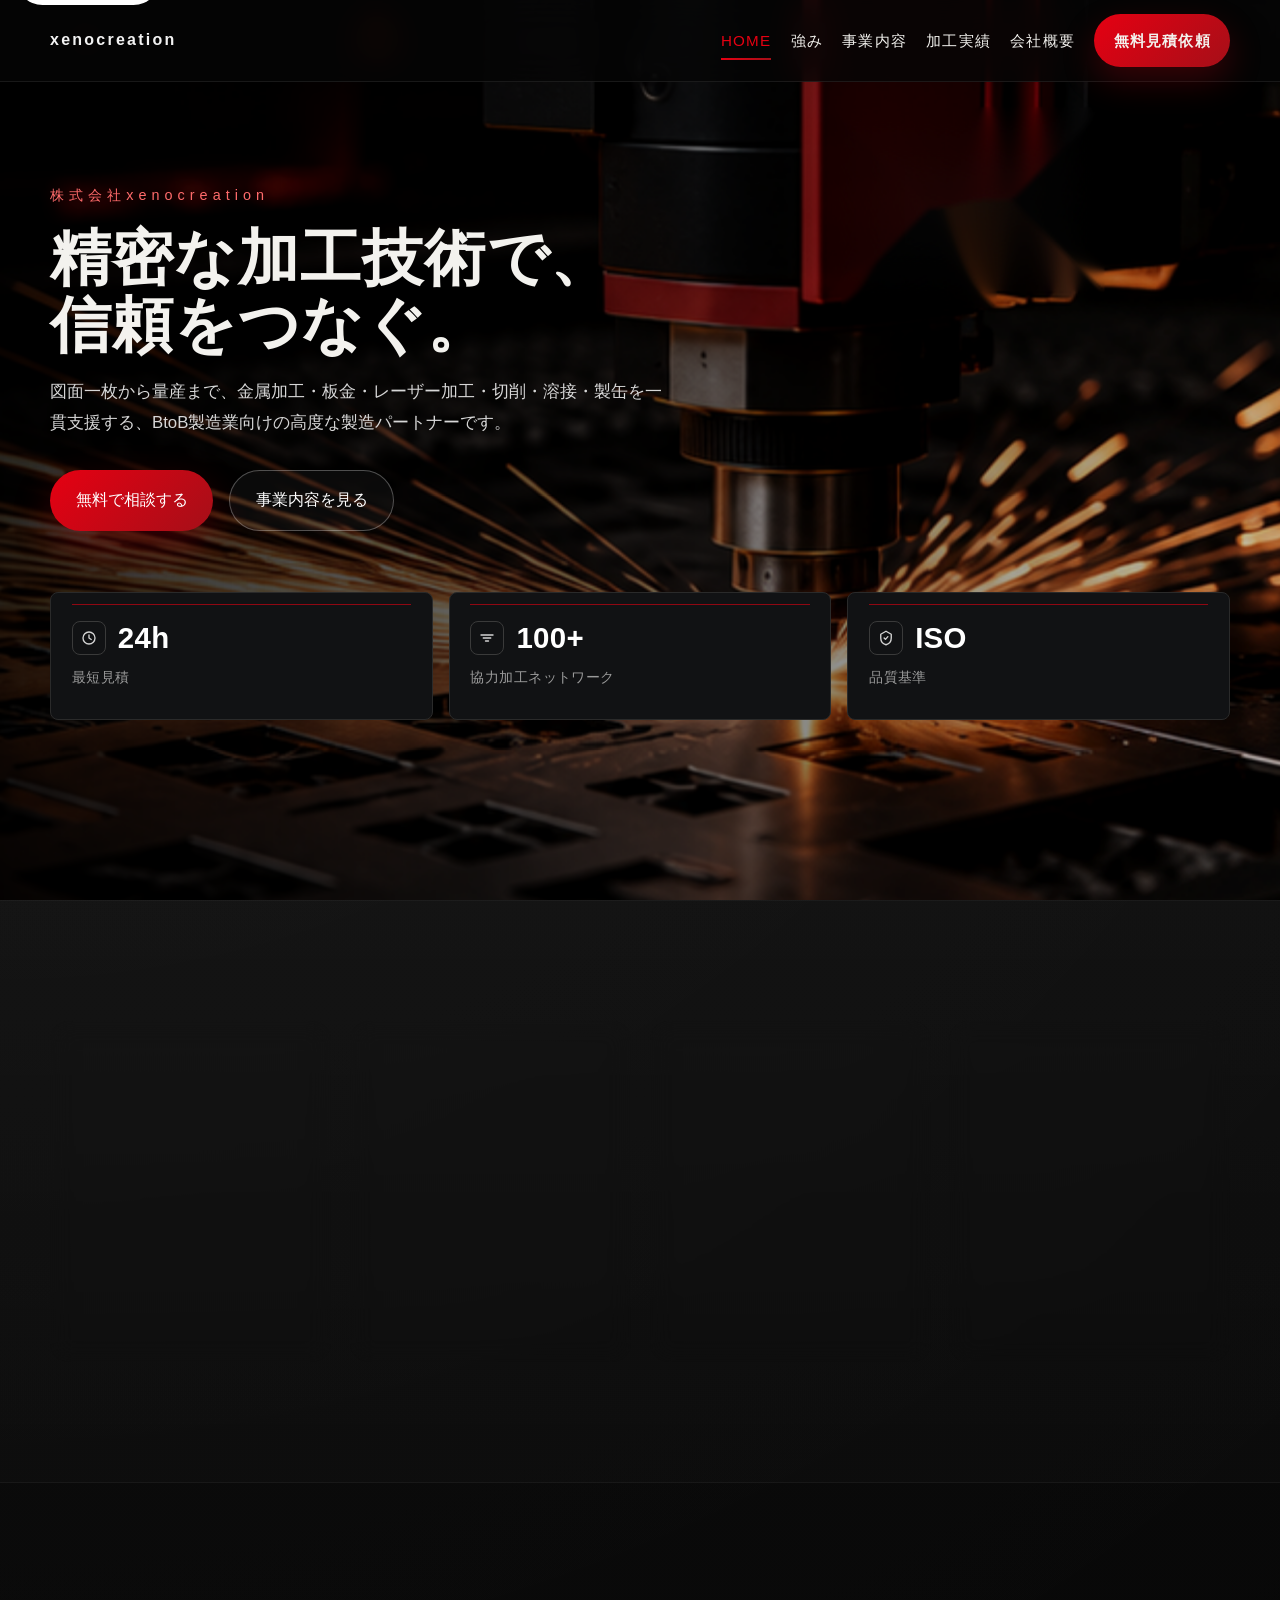
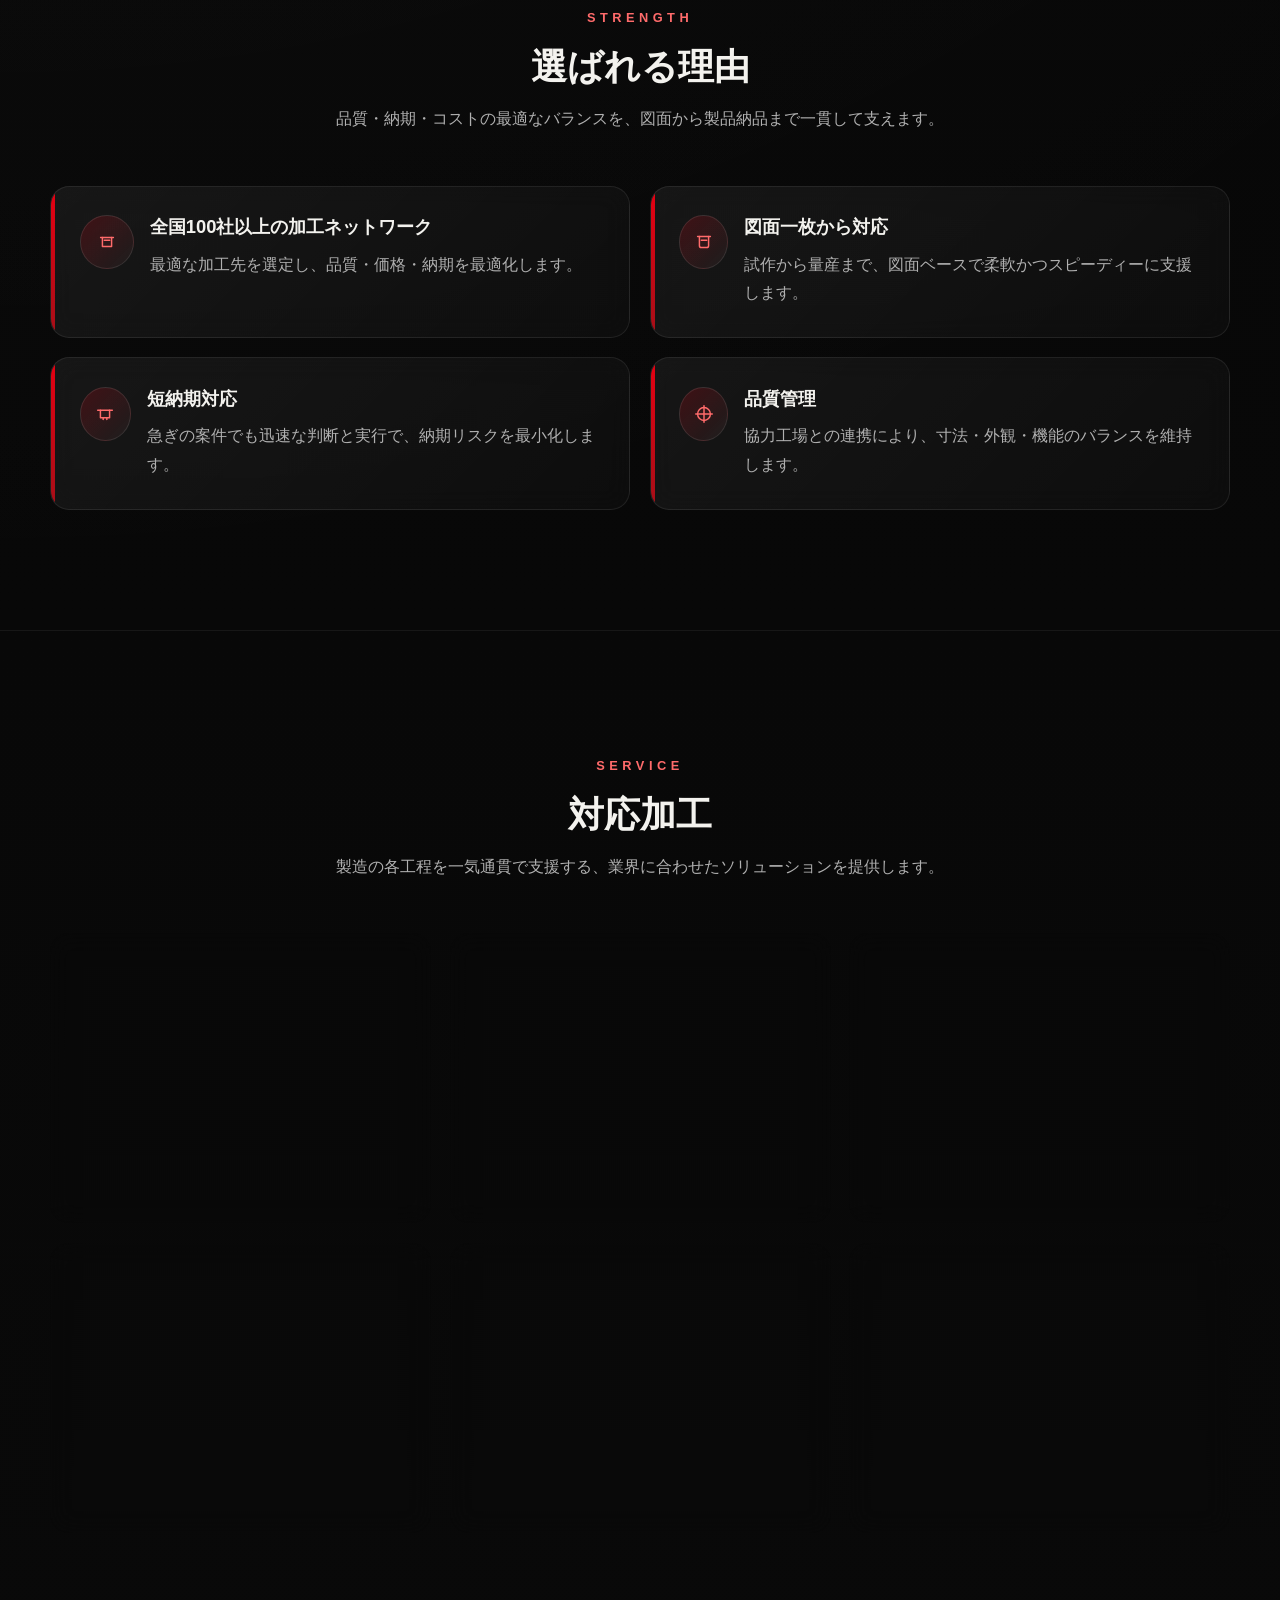
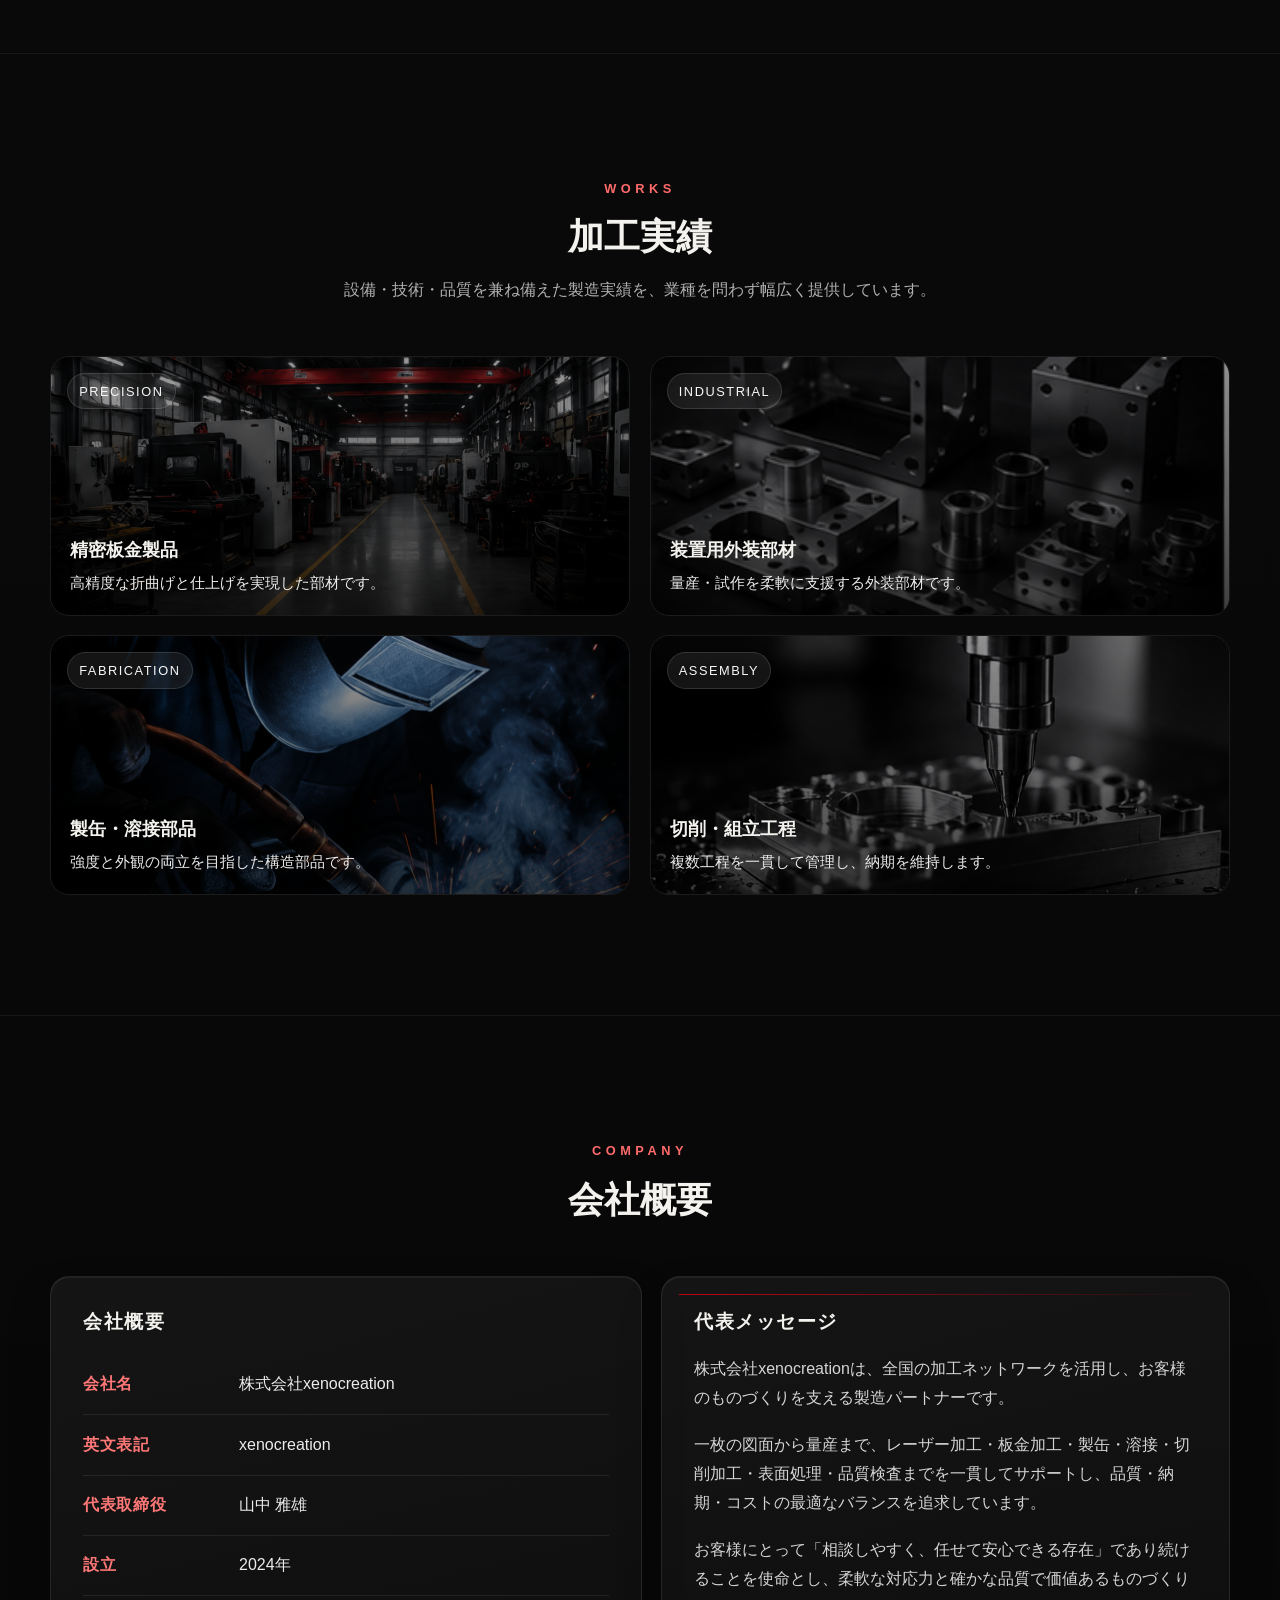
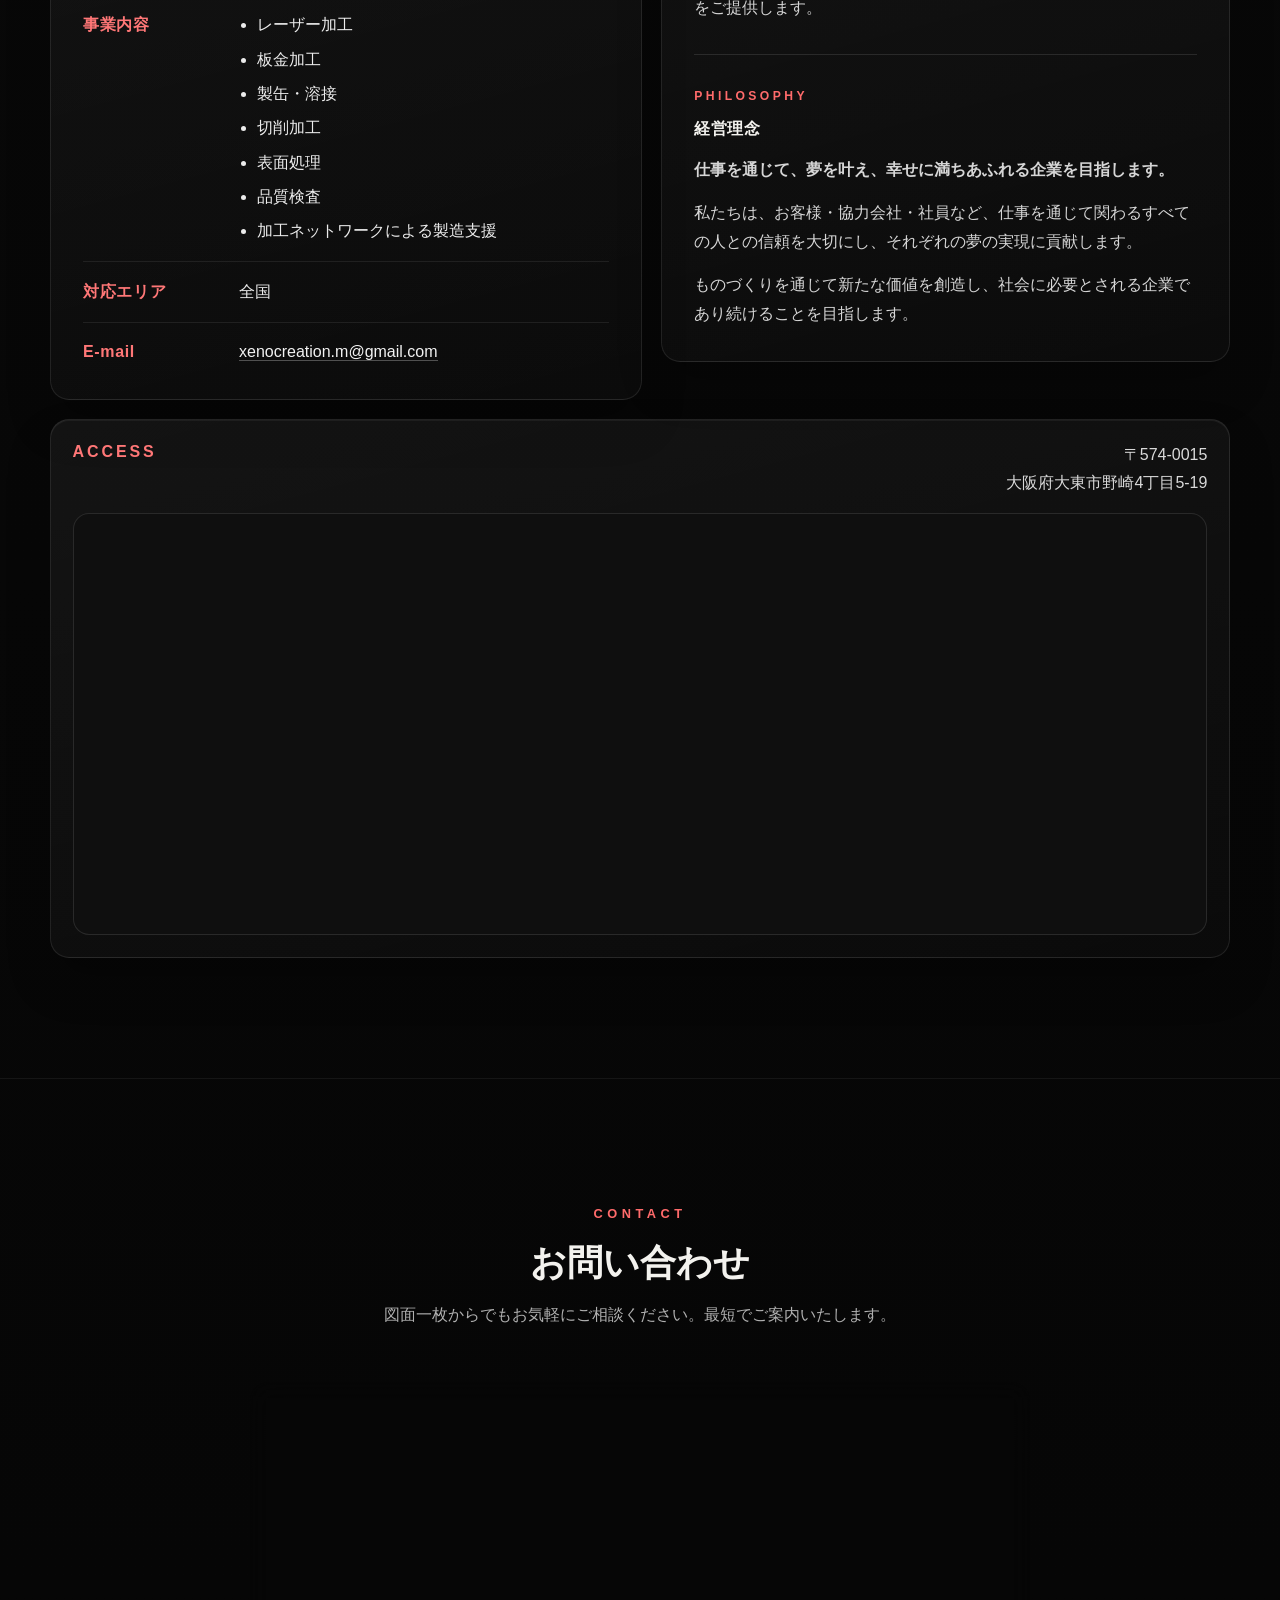
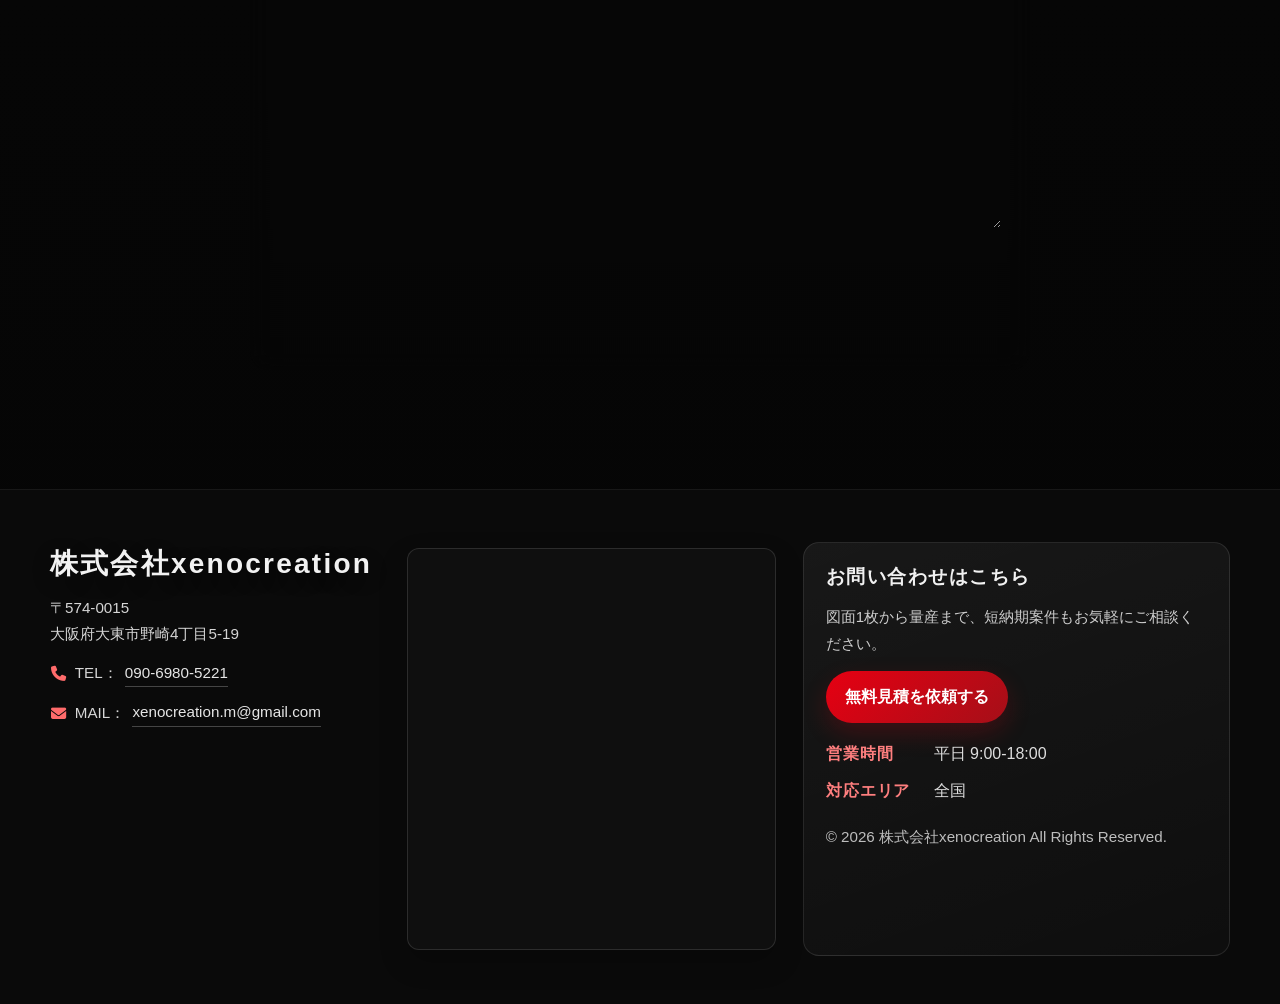
<file: index.html>
<!DOCTYPE html>
<html lang="ja">
<head>
    <meta charset="UTF-8">
    <meta name="viewport" content="width=device-width, initial-scale=1.0, viewport-fit=cover">
    <meta name="theme-color" content="#060606">
    <title>株式会社xenocreation | 金属加工・板金・レーザー加工</title>
    <meta name="description" content="株式会社xenocreationは金属加工・板金・レーザー加工を中心に、図面一枚から量産まで一貫して支援する製造パートナーです。">
    <meta name="keywords" content="株式会社xenocreation,金属加工,レーザー加工,板金加工,製缶,溶接,切削加工,表面処理,品質検査,大阪">
    <meta name="robots" content="index,follow,max-image-preview:large">
    <meta name="format-detection" content="telephone=no">
    <link rel="canonical" href="https://xenocreation.com/">
    <link rel="preload" as="image" href="images/hero.png" fetchpriority="high">
    <link rel="icon" href="images/logo.png" type="image/png" sizes="32x32">
    <link rel="icon" href="images/logo.png" type="image/png" sizes="192x192">
    <link rel="shortcut icon" href="images/logo.png" type="image/png">
    <link rel="apple-touch-icon" href="images/logo.png">
    <meta property="og:site_name" content="株式会社xenocreation">
    <meta property="og:locale" content="ja_JP">
    <meta property="og:title" content="株式会社xenocreation | 金属加工・板金・レーザー加工">
    <meta property="og:description" content="株式会社xenocreationはレーザー加工・板金加工・製缶・切削加工・表面処理まで、全国の加工ネットワークを活用して最適なものづくりを提供する製造パートナーです。">
    <meta property="og:type" content="website">
    <meta property="og:image" content="https://xenocreation.com/images/hero.png">
    <meta property="og:image:alt" content="株式会社xenocreationの金属加工サービス紹介ビジュアル">
    <meta property="og:url" content="https://xenocreation.com/">
    <meta name="twitter:card" content="summary_large_image">
    <meta name="twitter:title" content="株式会社xenocreation | 金属加工・板金・レーザー加工">
    <meta name="twitter:description" content="株式会社xenocreationはレーザー加工・板金加工・製缶・切削加工・表面処理まで、全国の加工ネットワークを活用して最適なものづくりを提供する製造パートナーです。">
    <meta name="twitter:image" content="https://xenocreation.com/images/hero.png">
        <script type="application/ld+json">
        {
            "@context": "https://schema.org",
            "@graph": [
                {
                    "@type": "WebSite",
                    "@id": "https://xenocreation.com/#website",
                    "name": "株式会社xenocreation",
                    "url": "https://xenocreation.com/",
                    "description": "大阪府大東市を拠点に、金属加工・板金加工・レーザー加工・製缶・溶接・切削加工・表面処理を提供する製造パートナーです。",
                    "inLanguage": "ja",
                    "publisher": {
                        "@id": "https://xenocreation.com/#organization"
                    }
                },
                {
                    "@type": ["LocalBusiness", "ProfessionalService"],
                    "@id": "https://xenocreation.com/#organization",
                    "name": "株式会社xenocreation",
                    "url": "https://xenocreation.com/",
                    "logo": "https://xenocreation.com/images/logo.png",
                    "image": "https://xenocreation.com/images/hero.png",
                    "telephone": "090-6980-5221",
                    "email": "xenocreation.m@gmail.com",
                    "foundingDate": "2024",
                    "address": {
                        "@type": "PostalAddress",
                        "streetAddress": "野崎4丁目5-19",
                        "addressLocality": "大東市",
                        "addressRegion": "大阪府",
                        "postalCode": "574-0015",
                        "addressCountry": "JP"
                    },
                    "areaServed": "日本",
                    "description": "株式会社xenocreationは、金属加工・板金加工・レーザー加工・製缶・溶接・切削加工・表面処理の製造支援を行っています。",
                    "knowsAbout": [
                        "金属加工",
                        "板金加工",
                        "レーザー加工",
                        "製缶",
                        "溶接",
                        "切削加工",
                        "表面処理",
                        "品質検査"
                    ],
                    "contactPoint": {
                        "@type": "ContactPoint",
                        "telephone": "090-6980-5221",
                        "email": "xenocreation.m@gmail.com",
                        "contactType": "customer service",
                        "areaServed": "JP",
                        "availableLanguage": ["ja"]
                    }
                }
            ]
        }
        </script>
    <link rel="stylesheet" href="https://cdnjs.cloudflare.com/ajax/libs/font-awesome/6.5.2/css/all.min.css" crossorigin="anonymous" referrerpolicy="no-referrer">
    <link rel="stylesheet" href="css/style.css?v=footer-premium-1">
    <link rel="stylesheet" href="css/responsive.css?v=footer-premium-1">
</head>
<body>
    <a href="#main-content" class="skip-link">本文へスキップ</a>
    <header class="header" role="banner">
        <div class="container">
            <a href="#top" class="logo logo-text" aria-label="トップへ戻る">xenocreation</a>
            <button class="hamburger" type="button" aria-label="メニューを開く" aria-controls="site-navigation" aria-expanded="false">
                <span></span>
                <span></span>
                <span></span>
            </button>
            <nav class="nav" id="site-navigation" aria-label="メインナビゲーション">
                <a href="#top">HOME</a>
                <a href="#strength">強み</a>
                <a href="#service">事業内容</a>
                <a href="#works">加工実績</a>
                <a href="#company">会社概要</a>
                <a href="#contact" class="btn-header">無料見積依頼</a>
            </nav>
        </div>
    </header>

    <main id="main-content">
        <section id="top" class="hero">
            <img class="hero-bg" src="images/hero.png" alt="" aria-hidden="true" width="1398" height="447" loading="eager" fetchpriority="high" decoding="async">
            <div class="hero-overlay"></div>
            <div class="container hero-content fade-up">
                <div class="hero-copy">
                    <span class="hero-sub">株式会社xenocreation</span>
                    <h1>精密な加工技術で、<br>信頼をつなぐ。</h1>
                    <p>図面一枚から量産まで、金属加工・板金・レーザー加工・切削・溶接・製缶を一貫支援する、BtoB製造業向けの高度な製造パートナーです。</p>
                    <div class="hero-button">
                        <a href="#contact" class="btn-red">無料で相談する</a>
                        <a href="#service" class="btn-line">事業内容を見る</a>
                    </div>
                </div>
                <div class="hero-metrics">
                    <div class="metric-card">
                        <div class="metric-head">
                            <span class="metric-icon" aria-hidden="true">
                                <svg viewBox="0 0 24 24"><circle cx="12" cy="12" r="8"/><path d="M12 8v4l3 2"/></svg>
                            </span>
                            <strong>24h</strong>
                        </div>
                        <span>最短見積</span>
                    </div>
                    <div class="metric-card">
                        <div class="metric-head">
                            <span class="metric-icon" aria-hidden="true">
                                <svg viewBox="0 0 24 24"><path d="M4 8h16"/><path d="M7 12h10"/><path d="M10 16h4"/></svg>
                            </span>
                            <strong>100+</strong>
                        </div>
                        <span>協力加工ネットワーク</span>
                    </div>
                    <div class="metric-card">
                        <div class="metric-head">
                            <span class="metric-icon" aria-hidden="true">
                                <svg viewBox="0 0 24 24"><path d="M12 3l7 4v5c0 4.2-2.8 7.8-7 9-4.2-1.2-7-4.8-7-9V7l7-4z"/><path d="M9.5 12l1.8 1.8 3.2-3.6"/></svg>
                            </span>
                            <strong>ISO</strong>
                        </div>
                        <span>品質基準</span>
                    </div>
                </div>
            </div>
        </section>

        <section class="feature">
            <div class="container feature-grid">
                <div class="feature-card fade-up">
                    <div class="feature-icon" aria-hidden="true">
                        <svg viewBox="0 0 24 24"><path d="M4 6h16v10H4z"/><path d="M7 16l3-3 2 2 5-6"/></svg>
                    </div>
                    <h3>最短当日見積</h3>
                    <p>図面確認後、即日で見積内容をご提案し、意思決定を加速します。</p>
                </div>
                <div class="feature-card fade-up">
                    <div class="feature-icon" aria-hidden="true">
                        <svg viewBox="0 0 24 24"><path d="M4 8h16"/><path d="M7 12h10"/><path d="M10 16h4"/></svg>
                    </div>
                    <h3>加工ネットワーク</h3>
                    <p>全国の協力企業との加工ネットワークを活用し、レーザー加工・板金加工・製缶・切削加工・表面処理など、多様な加工ニーズに迅速かつ柔軟に対応します。</p>
                </div>
                <div class="feature-card fade-up">
                    <div class="feature-icon" aria-hidden="true">
                        <svg viewBox="0 0 24 24"><path d="M12 3l7 4v5c0 4.2-2.8 7.8-7 9-4.2-1.2-7-4.8-7-9V7l7-4z"/><path d="M9.5 12l1.8 1.8 3.2-3.6"/></svg>
                    </div>
                    <h3>品質保証</h3>
                    <p>厳格な品質管理体制で、製品の寸法・仕上げ・信頼性を徹底支援します。</p>
                </div>
                <div class="feature-card fade-up">
                    <div class="feature-icon" aria-hidden="true">
                        <svg viewBox="0 0 24 24"><path d="M5 7h14"/><path d="M7 7v10h10V7"/><path d="M9 11h6"/></svg>
                    </div>
                    <h3>ワンストップ</h3>
                    <p>板金・切削・溶接・塗装・組立まで一貫で対応し、調達の手間を減らします。</p>
                </div>
            </div>
        </section>

        <section id="strength" class="strength">
            <div class="container">
                <div class="section-title fade-up">
                    <span>STRENGTH</span>
                    <h2>選ばれる理由</h2>
                    <p>品質・納期・コストの最適なバランスを、図面から製品納品まで一貫して支えます。</p>
                </div>
                <div class="strength-grid">
                    <div class="strength-card fade-left">
                        <div class="strength-icon" aria-hidden="true">
                            <svg viewBox="0 0 24 24"><path d="M5 7h14"/><path d="M7 7v10h10V7"/><path d="M9 10h6"/></svg>
                        </div>
                        <div>
                            <h3>全国100社以上の加工ネットワーク</h3>
                            <p>最適な加工先を選定し、品質・価格・納期を最適化します。</p>
                        </div>
                    </div>
                    <div class="strength-card fade-right">
                        <div class="strength-icon" aria-hidden="true">
                            <svg viewBox="0 0 24 24"><path d="M5 6h14"/><path d="M7 6v10a2 2 0 0 0 2 2h6a2 2 0 0 0 2-2V6"/><path d="M9 10h6"/></svg>
                        </div>
                        <div>
                            <h3>図面一枚から対応</h3>
                            <p>試作から量産まで、図面ベースで柔軟かつスピーディーに支援します。</p>
                        </div>
                    </div>
                    <div class="strength-card fade-left">
                        <div class="strength-icon" aria-hidden="true">
                            <svg viewBox="0 0 24 24"><path d="M4 8h16"/><path d="M7 8v8h10V8"/><path d="M10 16v2"/><path d="M14 16v2"/></svg>
                        </div>
                        <div>
                            <h3>短納期対応</h3>
                            <p>急ぎの案件でも迅速な判断と実行で、納期リスクを最小化します。</p>
                        </div>
                    </div>
                    <div class="strength-card fade-right">
                        <div class="strength-icon" aria-hidden="true">
                            <svg viewBox="0 0 24 24"><path d="M12 3v18"/><path d="M3 12h18"/><circle cx="12" cy="12" r="7"/></svg>
                        </div>
                        <div>
                            <h3>品質管理</h3>
                            <p>協力工場との連携により、寸法・外観・機能のバランスを維持します。</p>
                        </div>
                    </div>
                </div>
            </div>
        </section>

        <section id="service" class="service">
            <div class="container">
                <div class="section-title fade-up">
                    <span>SERVICE</span>
                    <h2>対応加工</h2>
                    <p>製造の各工程を一気通貫で支援する、業界に合わせたソリューションを提供します。</p>
                </div>
                <div class="service-grid">
                    <div class="service-card fade-up">
                        <img src="images/laser.png" alt="レーザー加工の現場" width="1281" height="520" loading="lazy" decoding="async">
                        <div class="service-card-body">
                            <div class="service-icon" aria-hidden="true">
                                <svg viewBox="0 0 24 24"><path d="M6 6h12v12H6z"/><path d="M9 15l2-2 1 1 3-4"/></svg>
                            </div>
                            <div>
                                <h3>レーザー加工</h3>
                                <p>高精度な切断・加工を実現します。</p>
                            </div>
                        </div>
                    </div>
                    <div class="service-card fade-up">
                        <img src="images/sheetmetal.png" alt="板金加工の現場" width="1281" height="520" loading="lazy" decoding="async">
                        <div class="service-card-body">
                            <div class="service-icon" aria-hidden="true">
                                <svg viewBox="0 0 24 24"><path d="M5 6h14"/><path d="M7 6v10h10V6"/></svg>
                            </div>
                            <div>
                                <h3>板金加工</h3>
                                <p>曲げ・切断・組立まで一貫対応。</p>
                            </div>
                        </div>
                    </div>
                    <div class="service-card fade-up">
                        <img src="images/welding.png" alt="製缶・溶接の現場" width="1281" height="520" loading="lazy" decoding="async">
                        <div class="service-card-body">
                            <div class="service-icon" aria-hidden="true">
                                <svg viewBox="0 0 24 24"><path d="M6 7h12"/><path d="M8 7v10h8V7"/></svg>
                            </div>
                            <div>
                                <h3>製缶・溶接</h3>
                                <p>構造部材から完成品までを担います。</p>
                            </div>
                        </div>
                    </div>
                    <div class="service-card fade-up">
                        <img src="images/machining.png" alt="切削加工の現場" width="1281" height="520" loading="lazy" decoding="async">
                        <div class="service-card-body">
                            <div class="service-icon" aria-hidden="true">
                                <svg viewBox="0 0 24 24"><path d="M5 7h14"/><path d="M7 7l2 10h6l2-10"/></svg>
                            </div>
                            <div>
                                <h3>切削加工</h3>
                                <p>精密部品の量産・試作を支援します。</p>
                            </div>
                        </div>
                    </div>
                    <div class="service-card fade-up">
                        <img src="images/surface.png" alt="表面処理の現場" width="1281" height="520" loading="lazy" decoding="async">
                        <div class="service-card-body">
                            <div class="service-icon" aria-hidden="true">
                                <svg viewBox="0 0 24 24"><path d="M5 8h14"/><path d="M7 8v8h10V8"/></svg>
                            </div>
                            <div>
                                <h3>表面処理</h3>
                                <p>仕上げ品質を高める処理を提供します。</p>
                            </div>
                        </div>
                    </div>
                    <div class="service-card fade-up">
                        <img src="images/inspection.png" alt="品質検査の現場" width="1281" height="520" loading="lazy" decoding="async">
                        <div class="service-card-body">
                            <div class="service-icon" aria-hidden="true">
                                <svg viewBox="0 0 24 24"><path d="M8 5h8"/><path d="M6 9h12"/><path d="M8 9v8h8v-8"/></svg>
                            </div>
                            <div>
                                <h3>品質検査</h3>
                                <p>最終検査まで一貫して対応します。</p>
                            </div>
                        </div>
                    </div>
                </div>
            </div>
        </section>

        <section id="works" class="works">
            <div class="container">
                <div class="section-title fade-up">
                    <span>WORKS</span>
                    <h2>加工実績</h2>
                    <p>設備・技術・品質を兼ね備えた製造実績を、業種を問わず幅広く提供しています。</p>
                </div>
                <div class="works-grid">
                    <div class="work-item fade-up">
                        <img src="images/factory.png" alt="工場の生産設備" width="800" height="560" loading="lazy" decoding="async">
                        <div class="work-badge">Precision</div>
                        <div class="work-item-content">
                            <h3>精密板金製品</h3>
                            <p>高精度な折曲げと仕上げを実現した部材です。</p>
                        </div>
                    </div>
                    <div class="work-item fade-up">
                        <img src="images/products.png" alt="製品組立のイメージ" width="800" height="560" loading="lazy" decoding="async">
                        <div class="work-badge">Industrial</div>
                        <div class="work-item-content">
                            <h3>装置用外装部材</h3>
                            <p>量産・試作を柔軟に支援する外装部材です。</p>
                        </div>
                    </div>
                    <div class="work-item fade-up">
                        <img src="images/welding.png" alt="溶接部品の製造現場" width="800" height="560" loading="lazy" decoding="async">
                        <div class="work-badge">Fabrication</div>
                        <div class="work-item-content">
                            <h3>製缶・溶接部品</h3>
                            <p>強度と外観の両立を目指した構造部品です。</p>
                        </div>
                    </div>
                    <div class="work-item fade-up">
                        <img src="images/machining.png" alt="切削加工の製品イメージ" width="800" height="560" loading="lazy" decoding="async">
                        <div class="work-badge">Assembly</div>
                        <div class="work-item-content">
                            <h3>切削・組立工程</h3>
                            <p>複数工程を一貫して管理し、納期を維持します。</p>
                        </div>
                    </div>
                </div>
            </div>
        </section>

        <section id="company" class="company">
            <div class="container">
                <div class="section-title fade-up">
                    <span>COMPANY</span>
                    <h2>会社概要</h2>
                </div>
                <div class="company-layout">
                    <article class="company-panel fade-left" aria-label="会社情報">
                        <h3>会社概要</h3>
                        <dl class="company-list">
                            <div class="company-row">
                                <dt>会社名</dt>
                                <dd>株式会社xenocreation</dd>
                            </div>
                            <div class="company-row">
                                <dt>英文表記</dt>
                                <dd>xenocreation</dd>
                            </div>
                            <div class="company-row">
                                <dt>代表取締役</dt>
                                <dd>山中 雅雄</dd>
                            </div>
                            <div class="company-row">
                                <dt>設立</dt>
                                <dd>2024年</dd>
                            </div>
                            <div class="company-row company-row-services">
                                <dt>事業内容</dt>
                                <dd>
                                    <ul>
                                        <li>レーザー加工</li>
                                        <li>板金加工</li>
                                        <li>製缶・溶接</li>
                                        <li>切削加工</li>
                                        <li>表面処理</li>
                                        <li>品質検査</li>
                                        <li>加工ネットワークによる製造支援</li>
                                    </ul>
                                </dd>
                            </div>
                            <div class="company-row">
                                <dt>対応エリア</dt>
                                <dd>全国</dd>
                            </div>
                            <div class="company-row">
                                <dt>E-mail</dt>
                                <dd><a href="mailto:xenocreation.m@gmail.com">xenocreation.m@gmail.com</a></dd>
                            </div>
                        </dl>
                    </article>
                    <article class="company-message fade-right" aria-label="代表メッセージ">
                        <h3>代表メッセージ</h3>
                        <p>株式会社xenocreationは、全国の加工ネットワークを活用し、お客様のものづくりを支える製造パートナーです。</p>
                        <p>一枚の図面から量産まで、レーザー加工・板金加工・製缶・溶接・切削加工・表面処理・品質検査までを一貫してサポートし、品質・納期・コストの最適なバランスを追求しています。</p>
                        <p>お客様にとって「相談しやすく、任せて安心できる存在」であり続けることを使命とし、柔軟な対応力と確かな品質で価値あるものづくりをご提供します。</p>

                        <div class="philosophy-block" aria-label="経営理念">
                            <span class="philosophy-label">PHILOSOPHY</span>
                            <h4>経営理念</h4>
                            <p class="philosophy-lead">仕事を通じて、夢を叶え、幸せに満ちあふれる企業を目指します。</p>
                            <p>私たちは、お客様・協力会社・社員など、仕事を通じて関わるすべての人との信頼を大切にし、それぞれの夢の実現に貢献します。</p>
                            <p>ものづくりを通じて新たな価値を創造し、社会に必要とされる企業であり続けることを目指します。</p>
                        </div>
                    </article>
                </div>
                <div class="company-map fade-up" aria-label="所在地マップ">
                    <div class="company-map-head">
                        <h3>ACCESS</h3>
                        <p>〒574-0015<br>大阪府大東市野崎4丁目5-19</p>
                    </div>
                    <div class="company-map-frame">
                        <iframe
                            title="株式会社xenocreation 所在地マップ"
                            src="https://www.google.com/maps?q=%E3%80%92574-0015%20%E5%A4%A7%E9%98%AA%E5%BA%9C%E5%A4%A7%E6%9D%B1%E5%B8%82%E9%87%8E%E5%B4%8E4%E4%B8%81%E7%9B%AE5-19&output=embed"
                            loading="lazy"
                            referrerpolicy="no-referrer-when-downgrade"
                            allowfullscreen>
                        </iframe>
                    </div>
                </div>
            </div>
        </section>

        <section id="contact" class="contact">
            <div class="container">
                <div class="section-title fade-up">
                    <span>CONTACT</span>
                    <h2>お問い合わせ</h2>
                    <p>図面一枚からでもお気軽にご相談ください。最短でご案内いたします。</p>
                </div>
                <form class="contact-form fade-up" id="contactForm" action="https://formspree.io/f/mdargzdk" method="POST" data-formspree-endpoint="https://formspree.io/f/mdargzdk" novalidate autocomplete="on">
                    <div class="contact-grid">
                        <label class="input-field">
                            <span>会社名</span>
                            <input type="text" name="company" placeholder="例：株式会社〇〇" autocomplete="organization">
                        </label>
                        <label class="input-field">
                            <span>お名前</span>
                            <input type="text" name="name" placeholder="例：山田 太郎" required aria-required="true" autocomplete="name">
                        </label>
                        <label class="input-field">
                            <span>メールアドレス</span>
                            <input type="email" name="email" placeholder="例：info@company.com" required aria-required="true" autocomplete="email">
                        </label>
                        <label class="input-field">
                            <span>電話番号</span>
                            <input type="tel" name="phone" placeholder="例：03-0000-0000" autocomplete="tel">
                        </label>
                    </div>
                    <label class="input-field textarea-field">
                        <span>お問い合わせ内容</span>
                        <textarea name="message" placeholder="ご要望・納期・部材内容などをご記入ください" required aria-required="true"></textarea>
                    </label>
                    <div class="form-status" role="status" aria-live="polite"></div>
                    <button type="submit">お問い合わせする</button>
                </form>
            </div>
        </section>
    </main>

    <footer>
        <div class="container footer-grid">
            <div class="footer-left">
                <div class="footer-company-block">
                    <strong class="footer-brand">株式会社xenocreation</strong>
                    <p class="footer-address">〒574-0015<br>大阪府大東市野崎4丁目5-19</p>
                    <p class="footer-contact-row">
                        <i class="fa-solid fa-phone" aria-hidden="true"></i>
                        <span>TEL：</span>
                        <a href="tel:09069805221">090-6980-5221</a>
                    </p>
                    <p class="footer-contact-row">
                        <i class="fa-solid fa-envelope" aria-hidden="true"></i>
                        <span>MAIL：</span>
                        <a href="mailto:xenocreation.m@gmail.com">xenocreation.m@gmail.com</a>
                    </p>
                </div>
                <div class="footer-map" aria-label="株式会社xenocreation 所在地マップ">
                    <iframe
                        title="株式会社xenocreation 所在地マップ"
                        src="https://www.google.com/maps?q=%E3%80%92574-0015%20%E5%A4%A7%E9%98%AA%E5%BA%9C%E5%A4%A7%E6%9D%B1%E5%B8%82%E9%87%8E%E5%B4%8E4%E4%B8%81%E7%9B%AE5-19&output=embed"
                        loading="lazy"
                        referrerpolicy="no-referrer-when-downgrade"
                        allowfullscreen>
                    </iframe>
                </div>
            </div>
            <div class="footer-right" aria-label="お問い合わせ・営業情報">
                <h3 class="footer-heading">お問い合わせはこちら</h3>
                <p class="footer-cta-text">図面1枚から量産まで、短納期案件もお気軽にご相談ください。</p>
                <a class="footer-cta" href="#contact">無料見積を依頼する</a>
                <dl class="footer-meta-list">
                    <div class="footer-meta-row">
                        <dt>営業時間</dt>
                        <dd>平日 9:00-18:00</dd>
                    </div>
                    <div class="footer-meta-row">
                        <dt>対応エリア</dt>
                        <dd>全国</dd>
                    </div>
                </dl>
                <p class="footer-copy">© 2026 株式会社xenocreation All Rights Reserved.</p>
            </div>
        </div>
    </footer>

    <a href="#top" id="pageTop" class="page-top" aria-label="ページトップへ戻る">↑</a>
    <script src="js/script.js" defer></script>
</body>
</html>
</file>
<file: css/style.css>
:root {
    --bg: #050505;
    --surface: rgba(255,255,255,0.05);
    --surface-strong: rgba(255,255,255,0.08);
    --text: #f3f2ee;
    --muted: #b0b0b0;
    --accent: #a50f18;
    --accent-strong: #e60012;
    --border: rgba(255,255,255,0.12);
    --radius-card: 1.2rem;
    --ease-standard: cubic-bezier(0.22, 1, 0.36, 1);
}

* {
    margin: 0;
    padding: 0;
    box-sizing: border-box;
}

html {
    scroll-behavior: smooth;
    overflow-x: clip;
}

body {
    background: radial-gradient(circle at top left, rgba(255,255,255,0.04), transparent 30%), linear-gradient(180deg, #060606 0%, #090909 45%, #050505 100%);
    color: var(--text);
    font-family: "Noto Sans JP", "Yu Gothic", "Meiryo", sans-serif;
    line-height: 1.8;
    text-rendering: optimizeLegibility;
    -webkit-font-smoothing: antialiased;
    overflow-x: hidden;
}

body.menu-open {
    overflow: hidden;
}

.skip-link {
    position: absolute;
    left: 1rem;
    top: -3rem;
    z-index: 2000;
    padding: 0.75rem 1rem;
    background: #fff;
    color: #111;
    border-radius: 999px;
    transition: top 0.2s ease;
}

.skip-link:focus {
    top: 1rem;
}

img {
    max-width: 100%;
    display: block;
}

a {
    text-decoration: none;
    color: inherit;
}

button,
input,
textarea {
    font: inherit;
}

a:hover,
a:focus-visible,
button:focus-visible,
input:focus-visible,
textarea:focus-visible {
    outline: none;
}

*:focus-visible {
    outline: 2px solid rgba(230, 0, 18, 0.7);
    outline-offset: 3px;
}

::selection {
    background: rgba(230, 0, 18, 0.45);
    color: white;
}

.container {
    width: min(1180px, calc(100% - 2rem));
    margin: 0 auto;
}

section {
    padding: 120px 0;
    scroll-margin-top: 100px;
}

h1,
h2,
h3,
h4 {
    line-height: 1.35;
    text-wrap: balance;
}

section + section {
    border-top: 1px solid rgba(255,255,255,0.06);
}

main {
    overflow-x: clip;
}

.header {
    position: fixed;
    top: 0;
    left: 0;
    width: 100%;
    height: 82px;
    background: rgba(6, 6, 6, 0.76);
    backdrop-filter: blur(18px);
    border-bottom: 1px solid rgba(255,255,255,0.08);
    z-index: 1000;
    transition: 0.3s ease;
    transform: translateY(-16px);
    opacity: 0;
    animation: headerSlideIn 0.8s ease-out 0.15s forwards;
}

.header.scrolled {
    background: rgba(13, 13, 13, 0.95);
    box-shadow: 0 18px 40px rgba(0, 0, 0, 0.3);
}

.header .container {
    height: 100%;
    display: flex;
    justify-content: space-between;
    align-items: center;
}

.logo img {
    height: 44px;
}

.logo-text {
    display: inline-flex;
    align-items: center;
    height: 44px;
    font-size: 1rem;
    letter-spacing: 0.14em;
    text-transform: none;
    font-weight: 700;
    color: #f2f2f2;
}

.nav {
    display: flex;
    align-items: center;
    gap: 1.2rem;
}

.nav a {
    color: var(--text);
    font-size: 0.95rem;
    letter-spacing: 0.08em;
    transition: 0.3s;
    position: relative;
}

.nav a::after {
    content: "";
    position: absolute;
    left: 0;
    bottom: -6px;
    width: 0;
    height: 2px;
    background: linear-gradient(90deg, var(--accent-strong), var(--accent));
    transition: 0.3s;
}

.nav a:hover,
.nav a.active {
    color: var(--accent-strong);
}

.nav a:hover::after,
.nav a.active::after {
    width: 100%;
}

.btn-header {
    display: inline-flex;
    align-items: center;
    justify-content: center;
    padding: 0.8rem 1.2rem;
    border-radius: 999px;
    background: linear-gradient(135deg, var(--accent-strong), var(--accent));
    color: white;
    font-weight: 700;
    box-shadow: 0 14px 34px rgba(230, 0, 18, 0.22);
}

.btn-header:hover {
    transform: translateY(-2px);
}

.hamburger {
    display: none;
    background: none;
    border: none;
    padding: 0.4rem;
    cursor: pointer;
}

.hamburger span {
    display: block;
    width: 24px;
    height: 2px;
    background: white;
    margin: 5px 0;
    transition: 0.3s;
}

.hero {
    position: relative;
    min-height: 100svh;
    display: flex;
    align-items: center;
    padding-top: 120px;
    padding-bottom: 90px;
    background: transparent;
    overflow: hidden;
    isolation: isolate;
}

.hero-bg {
    position: absolute;
    inset: 0;
    width: 100%;
    height: 100%;
    object-fit: cover;
    object-position: center;
    z-index: 0;
    transform: scale(1.03);
    animation: heroZoom 8s ease-in-out infinite alternate;
    will-change: transform;
}

.hero-overlay {
    position: absolute;
    inset: 0;
    background: linear-gradient(90deg, rgba(0, 0, 0, 0.84) 0%, rgba(0, 0, 0, 0.58) 42%, rgba(0, 0, 0, 0.22) 100%);
    z-index: 1;
}

.hero-content {
    position: relative;
    z-index: 2;
    display: grid;
    grid-template-columns: minmax(0, 1.15fr) minmax(280px, 0.45fr);
    gap: 2rem;
    align-items: end;
    width: min(1180px, calc(100% - 2rem));
    margin: 0 auto;
    padding: 2.2rem 0 4rem;
}

.hero-copy {
    max-width: 680px;
}

.hero-sub,
.hero h1,
.hero p,
.hero-button {
    opacity: 0;
    transform: translateY(18px);
    animation-fill-mode: forwards;
}

.hero-sub {
    display: inline-block;
    color: #ff6b6b;
    font-size: 0.9rem;
    letter-spacing: 0.35em;
    text-transform: none;
    margin-bottom: 1rem;
    animation: heroFadeUp 0.8s ease-out 0.3s forwards;
}

.hero h1 {
    font-size: clamp(2.4rem, 4.8vw, 4.5rem);
    line-height: 1.08;
    margin: 0 0 1.2rem;
    letter-spacing: 0.02em;
    font-weight: 700;
    animation: heroFadeUp 0.9s ease-out 0.55s forwards;
}

.hero p {
    font-size: 1.05rem;
    color: #d7d7d7;
    max-width: 620px;
    margin: 0 0 2rem;
    animation: heroFadeUp 0.9s ease-out 0.8s forwards;
}

.hero-button {
    display: flex;
    flex-wrap: wrap;
    justify-content: flex-start;
    gap: 1rem;
    animation: heroFadeUp 0.9s ease-out 1.05s forwards;
}

.btn-red,
.btn-line {
    display: inline-flex;
    align-items: center;
    justify-content: center;
    padding: 0.95rem 1.6rem;
    border-radius: 999px;
    transition: 0.3s var(--ease-standard);
}

.btn-red {
    background: linear-gradient(135deg, var(--accent-strong), var(--accent));
    color: white;
    box-shadow: 0 16px 40px rgba(230, 0, 18, 0.24);
    transition: transform 0.25s ease, box-shadow 0.25s ease, filter 0.25s ease;
}

.btn-red:hover,
.btn-line:hover {
    transform: translateY(-4px);
    filter: brightness(1.08);
}

.btn-line {
    border: 1px solid rgba(255,255,255,0.28);
    color: white;
    background: rgba(255,255,255,0.04);
    backdrop-filter: blur(8px);
    transition: transform 0.25s ease, background 0.25s ease, color 0.25s ease;
}

.btn-line:hover {
    background: white;
    color: #111;
}

.hero-metrics {
    display: grid;
    grid-template-columns: repeat(3, minmax(0, 1fr));
    gap: 1rem;
    margin-top: 1.8rem;
    grid-column: 1 / -1;
}

.metric-card {
    position: relative;
    padding: 1.25rem 1.3rem 1.15rem;
    border: 1px solid #2a2a2a;
    border-radius: 8px;
    background: #111214;
    min-height: 128px;
    transition: transform 0.25s ease, border-color 0.25s ease, box-shadow 0.25s ease;
}

.metric-card::before {
    content: "";
    position: absolute;
    left: 1.3rem;
    right: 1.3rem;
    top: 0.7rem;
    height: 1px;
    background: rgba(230, 0, 18, 0.85);
    opacity: 0.7;
}

.metric-card:hover {
    transform: translateY(-3px);
    border-color: #4a4a4a;
    box-shadow: 0 10px 24px rgba(0, 0, 0, 0.36), 0 0 0 1px rgba(230, 0, 18, 0.24);
}

.metric-head {
    display: flex;
    align-items: center;
    gap: 0.75rem;
    margin-top: 0.5rem;
    margin-bottom: 0.5rem;
}

.metric-icon {
    width: 34px;
    height: 34px;
    display: inline-flex;
    align-items: center;
    justify-content: center;
    border: 1px solid #3a3a3a;
    border-radius: 8px;
}

.metric-icon svg {
    width: 18px;
    height: 18px;
    fill: none;
    stroke: #d4d4d4;
    stroke-width: 1.8;
    stroke-linecap: round;
    stroke-linejoin: round;
}

.metric-card strong {
    display: block;
    font-size: clamp(1.5rem, 2.3vw, 2rem);
    line-height: 1.1;
    letter-spacing: 0.01em;
    color: #ffffff;
    font-weight: 800;
}

.metric-card span {
    color: #9a9a9a;
    font-size: 0.9rem;
    letter-spacing: 0.03em;
}

.section-title {
    text-align: center;
    margin-bottom: 3.2rem;
}

.section-title span {
    color: #ff6b6b;
    letter-spacing: 0.35em;
    font-weight: 700;
    font-size: 0.8rem;
}

.section-title h2 {
    font-size: clamp(1.8rem, 2.8vw, 2.5rem);
    margin: 0.7rem 0 0.8rem;
}

.section-title p {
    max-width: 740px;
    margin: 0 auto;
    color: var(--muted);
    line-height: 1.9;
}

.feature {
    background: linear-gradient(180deg, rgba(255,255,255,0.03), rgba(255,255,255,0.01));
}

.feature-grid {
    display: grid;
    grid-template-columns: repeat(4, 1fr);
    gap: 1.2rem;
}

.feature-card {
    padding: 1.85rem;
    background: linear-gradient(180deg, rgba(255,255,255,0.06), rgba(255,255,255,0.028));
    border: 1px solid rgba(255,255,255,0.08);
    border-radius: var(--radius-card);
    box-shadow: inset 0 1px 0 rgba(255,255,255,0.05);
    backdrop-filter: blur(12px);
    transition: 0.35s var(--ease-standard);
}

.feature-card:hover {
    transform: translateY(-8px);
    border-color: rgba(230, 0, 18, 0.45);
    box-shadow: 0 18px 36px rgba(0, 0, 0, 0.25);
}

.feature-icon,
.strength-icon,
.service-icon {
    width: 54px;
    height: 54px;
    display: inline-flex;
    align-items: center;
    justify-content: center;
    border-radius: 50%;
    background: linear-gradient(135deg, rgba(230,0,18,0.2), rgba(255,255,255,0.04));
    border: 1px solid rgba(255,255,255,0.1);
    margin-bottom: 1rem;
}

.feature-icon svg,
.strength-icon svg,
.service-icon svg {
    width: 22px;
    height: 22px;
    fill: none;
    stroke: #ff6b6b;
    stroke-width: 1.6;
    stroke-linecap: round;
    stroke-linejoin: round;
}

.feature-card h3 {
    font-size: 1.15rem;
    margin: 0 0 0.75rem;
}

.feature-card p {
    margin: 0;
    color: var(--muted);
}

.strength-grid {
    display: grid;
    grid-template-columns: repeat(2, 1fr);
    gap: 1.2rem;
}

.strength-card {
    display: flex;
    gap: 1rem;
    padding: 1.8rem;
    border-radius: var(--radius-card);
    background: linear-gradient(135deg, rgba(255,255,255,0.06), rgba(255,255,255,0.025));
    border: 1px solid rgba(255,255,255,0.08);
    position: relative;
    overflow: hidden;
    transition: 0.35s var(--ease-standard);
    backdrop-filter: blur(12px);
}

.strength-card::before {
    content: "";
    position: absolute;
    inset: 0 auto 0 0;
    width: 4px;
    background: linear-gradient(180deg, var(--accent-strong), var(--accent));
}

.strength-card:hover {
    transform: translateY(-7px);
    border-color: rgba(230, 0, 18, 0.45);
    box-shadow: 0 20px 40px rgba(0, 0, 0, 0.25);
}

.strength-card h3 {
    margin: 0 0 0.65rem;
    font-size: 1.15rem;
}

.strength-card p {
    margin: 0;
    color: var(--muted);
}

.service-grid {
    display: grid;
    grid-template-columns: repeat(3, 1fr);
    gap: 1.2rem;
}

.service-card {
    position: relative;
    overflow: hidden;
    border-radius: var(--radius-card);
    background: linear-gradient(135deg, rgba(255,255,255,0.055), rgba(255,255,255,0.022));
    border: 1px solid rgba(255,255,255,0.08);
    transition: 0.35s var(--ease-standard);
    backdrop-filter: blur(12px);
    min-height: 290px;
}

.service-card img {
    position: absolute;
    inset: 0;
    width: 100%;
    height: 100%;
    object-fit: cover;
    filter: grayscale(0.18) brightness(0.4) contrast(1.08) saturate(0.86);
}

.service-card::after {
    content: "";
    position: absolute;
    inset: 0;
    background: linear-gradient(180deg, rgba(0,0,0,0.08) 0%, rgba(0,0,0,0.66) 100%);
}

.service-card:hover {
    transform: translateY(-7px);
    border-color: rgba(230, 0, 18, 0.45);
    box-shadow: 0 16px 35px rgba(0, 0, 0, 0.22);
}

.service-card-body {
    position: relative;
    z-index: 1;
    display: flex;
    align-items: flex-end;
    gap: 1rem;
    padding: 1.7rem;
    height: 100%;
}

.service-card-body::after {
    content: "";
    position: absolute;
    left: 1.7rem;
    right: 1.7rem;
    bottom: 1.2rem;
    height: 3px;
    border-radius: 999px;
    background: linear-gradient(90deg, var(--accent-strong), var(--accent));
}

.service-card .service-icon {
    display: none;
}

.service-card h3 {
    margin: 0 0 0.25rem;
    font-size: 1.08rem;
    text-shadow: 0 2px 12px rgba(0,0,0,0.4);
}

.service-card p {
    margin: 0;
    color: #ececec;
    font-size: 0.95rem;
    text-shadow: 0 2px 10px rgba(0,0,0,0.36);
}

.works-grid {
    display: grid;
    grid-template-columns: repeat(2, 1fr);
    gap: 1.2rem;
}

.work-item {
    position: relative;
    min-height: 260px;
    border-radius: var(--radius-card);
    overflow: hidden;
    border: 1px solid rgba(255,255,255,0.08);
    transition: 0.35s var(--ease-standard);
}

.work-item img {
    position: absolute;
    inset: 0;
    width: 100%;
    height: 100%;
    object-fit: cover;
    filter: grayscale(0.16) brightness(0.64);
}

.work-item:hover {
    transform: translateY(-7px);
    box-shadow: 0 18px 36px rgba(0, 0, 0, 0.28);
}

.work-item::after {
    content: "";
    position: absolute;
    inset: 0;
    background: linear-gradient(180deg, rgba(0,0,0,0.05) 0%, rgba(0, 0, 0, 0.6) 100%);
}

.work-badge {
    position: absolute;
    top: 1rem;
    left: 1rem;
    z-index: 1;
    padding: 0.35rem 0.7rem;
    border-radius: 999px;
    background: rgba(255,255,255,0.08);
    border: 1px solid rgba(255,255,255,0.12);
    color: #f7f7f7;
    font-size: 0.8rem;
    letter-spacing: 0.12em;
    text-transform: uppercase;
}

.work-item-content {
    position: absolute;
    inset: auto 1.2rem 1.2rem 1.2rem;
    z-index: 1;
}

.work-item-content h3 {
    margin: 0 0 0.35rem;
    font-size: 1.15rem;
}

.work-item-content p {
    margin: 0;
    color: #ececec;
    font-size: 0.95rem;
}

.company-layout {
    display: grid;
    grid-template-columns: minmax(0, 1.02fr) minmax(0, 0.98fr);
    gap: 1.2rem;
    align-items: start;
}

.company-panel,
.company-message {
    background: linear-gradient(165deg, rgba(255,255,255,0.055), rgba(255,255,255,0.02));
    border: 1px solid rgba(255,255,255,0.09);
    border-radius: var(--radius-card);
    padding: 2rem;
    box-shadow: inset 0 1px 0 rgba(255,255,255,0.05), 0 24px 44px rgba(0, 0, 0, 0.24);
}

.company-panel h3,
.company-message h3 {
    font-size: 1.18rem;
    letter-spacing: 0.08em;
    margin: 0 0 1.3rem;
}

.company-list {
    margin: 0;
}

.company-row {
    display: grid;
    grid-template-columns: 140px minmax(0, 1fr);
    gap: 1rem;
    padding: 0.95rem 0;
    border-bottom: 1px solid rgba(255,255,255,0.08);
}

.company-row:last-child {
    border-bottom: none;
    padding-bottom: 0;
}

.company-row dt {
    color: #ff7777;
    font-weight: 600;
    letter-spacing: 0.04em;
}

.company-row dd {
    margin: 0;
    color: #ececec;
}

.company-row a {
    color: #f2f2f2;
    border-bottom: 1px solid rgba(255,255,255,0.28);
    transition: color 0.2s ease, border-color 0.2s ease;
}

.company-row a:hover {
    color: #ffffff;
    border-color: rgba(230, 0, 18, 0.65);
}

.company-row-services ul {
    margin: 0;
    padding-left: 1.15rem;
    display: grid;
    gap: 0.35rem;
}

.company-message {
    position: relative;
}

.company-message::before {
    content: "";
    position: absolute;
    inset: 1.05rem 1.05rem auto 1.05rem;
    height: 1px;
    background: linear-gradient(90deg, rgba(230, 0, 18, 0.95), rgba(230, 0, 18, 0));
    opacity: 0.85;
}

.company-message p {
    margin: 0 0 1.15rem;
    color: #d5d5d5;
}

.company-message p:last-child {
    margin-bottom: 0;
}

.philosophy-block {
    margin-top: 2rem;
    padding-top: 1.6rem;
    border-top: 1px solid rgba(255,255,255,0.11);
}

.philosophy-label {
    display: inline-block;
    color: #ff6b6b;
    letter-spacing: 0.28em;
    font-size: 0.76rem;
    font-weight: 700;
    margin-bottom: 0.55rem;
}

.philosophy-block h4 {
    margin: 0 0 1rem;
    font-size: 1.02rem;
    letter-spacing: 0.04em;
}

.philosophy-lead {
    margin: 0 0 1rem;
    color: #f5f5f5;
    font-weight: 700;
    line-height: 1.9;
}

.philosophy-block p {
    margin: 0 0 0.9rem;
    color: #d6d6d6;
}

.philosophy-block p:last-child {
    margin-bottom: 0;
}

.company-map {
    margin-top: 1.2rem;
    padding: 1.35rem;
    border-radius: var(--radius-card);
    border: 1px solid rgba(255,255,255,0.09);
    background: linear-gradient(165deg, rgba(255,255,255,0.055), rgba(255,255,255,0.02));
    box-shadow: inset 0 1px 0 rgba(255,255,255,0.05), 0 24px 44px rgba(0, 0, 0, 0.24);
}

.company-map-head {
    display: flex;
    justify-content: space-between;
    gap: 1rem;
    align-items: flex-start;
    margin-bottom: 1rem;
}

.company-map-head h3 {
    margin: 0;
    color: #ff7777;
    font-size: 1rem;
    letter-spacing: 0.18em;
}

.company-map-head p {
    margin: 0;
    color: #d9d9d9;
    text-align: right;
    line-height: 1.75;
}

.company-map-frame {
    overflow: hidden;
    border-radius: 1rem;
    border: 1px solid rgba(255,255,255,0.11);
    background: #0f0f0f;
}

.company-map-frame iframe {
    display: block;
    width: 100%;
    height: clamp(300px, 40vw, 420px);
    border: 0;
}

.contact-form {
    display: grid;
    gap: 1rem;
    max-width: 780px;
    margin: 0 auto;
    padding: 1.7rem;
    border: 1px solid rgba(255,255,255,0.08);
    border-radius: var(--radius-card);
    background: linear-gradient(180deg, rgba(255,255,255,0.055), rgba(255,255,255,0.025));
    box-shadow: inset 0 1px 0 rgba(255,255,255,0.05);
    backdrop-filter: blur(12px);
}

.contact-grid {
    display: grid;
    grid-template-columns: repeat(2, 1fr);
    gap: 1rem;
}

.input-field {
    display: grid;
    gap: 0.45rem;
}

.input-field span {
    color: #e6e6e6;
    font-size: 0.92rem;
}

.contact-form input,
.contact-form textarea {
    width: 100%;
    padding: 1rem 1.1rem;
    border: 1px solid rgba(255,255,255,0.12);
    border-radius: 0.9rem;
    background: rgba(255,255,255,0.03);
    color: var(--text);
    transition: 0.25s ease;
}

.contact-form textarea {
    min-height: 160px;
    resize: vertical;
}

.contact-form input:focus,
.contact-form textarea:focus {
    outline: none;
    border-color: rgba(230, 0, 18, 0.6);
    box-shadow: 0 0 0 3px rgba(230, 0, 18, 0.16);
}

.contact-form button {
    padding: 1rem 1.5rem;
    border: none;
    border-radius: 999px;
    background: linear-gradient(135deg, var(--accent-strong), var(--accent));
    color: white;
    font-weight: 700;
    cursor: pointer;
    transition: 0.3s;
    max-width: 220px;
}

.contact-form button:hover {
    transform: translateY(-3px);
}

.contact-form.is-sending button:hover {
    transform: none;
}

.contact-form button:disabled {
    opacity: 0.8;
    cursor: wait;
    filter: saturate(0.75);
}

.form-status {
    min-height: 1.25rem;
    color: #ffd4d4;
    font-size: 0.95rem;
}

.form-status.success {
    color: #c9ffcf;
}

.form-status.error {
    color: #ffd4d4;
}

.input-field.error input,
.input-field.error textarea {
    border-color: rgba(230, 0, 18, 0.7);
    box-shadow: 0 0 0 2px rgba(230, 0, 18, 0.16);
}

.contact-form input::placeholder,
.contact-form textarea::placeholder {
    color: #8f8f8f;
}

footer {
    padding: 3.2rem 0 3rem;
    background: #0a0a0a;
    border-top: 1px solid rgba(255,255,255,0.06);
}

footer .container {
    display: grid;
    grid-template-columns: minmax(0, 1.7fr) minmax(280px, 1fr);
    gap: 1.7rem;
    align-items: start;
}

.footer-left {
    display: grid;
    grid-template-columns: minmax(240px, 0.95fr) minmax(320px, 1.05fr);
    gap: 1.4rem;
    align-items: start;
}

.footer-company-block {
    display: grid;
    gap: 0.75rem;
    padding: 0.2rem 0;
}

.footer-map {
    width: 100%;
    border-radius: 12px;
    overflow: hidden;
    border: 1px solid rgba(255,255,255,0.12);
    background: #0f0f0f;
    box-shadow: 0 12px 28px rgba(0, 0, 0, 0.22);
    margin: 0.4rem 0;
}

.footer-map iframe {
    display: block;
    width: 100%;
    height: clamp(350px, 32vw, 400px);
    border: 0;
}

footer img {
    height: 36px;
}

footer p {
    margin: 0;
    color: var(--muted);
    font-size: 0.95rem;
}

.footer-address,
.footer-contact-row {
    line-height: 1.75;
    color: #d6d6d6;
    display: flex;
    align-items: center;
    flex-wrap: wrap;
    gap: 0.45rem;
}

.footer-contact-row i {
    color: #ff6b6b;
    width: 1.1rem;
    text-align: center;
}

.footer-contact-row a {
    color: #e6e6e6;
    border-bottom: 1px solid rgba(255,255,255,0.24);
    transition: border-color 0.2s ease, color 0.2s ease;
}

.footer-contact-row a:hover {
    color: #ffffff;
    border-color: rgba(230, 0, 18, 0.65);
}

.footer-right {
    border: 1px solid rgba(255,255,255,0.1);
    border-radius: 1rem;
    padding: 1.35rem;
    background: linear-gradient(160deg, rgba(255,255,255,0.06), rgba(255,255,255,0.02));
    display: grid;
    align-content: start;
    gap: 0.8rem;
    min-height: 100%;
}

.footer-heading {
    margin: 0;
    font-size: 1.2rem;
    letter-spacing: 0.08em;
    color: #f1f1f1;
}

.footer-cta-text {
    margin: 0;
    color: #cccccc;
}

.footer-cta {
    display: inline-flex;
    align-items: center;
    justify-content: center;
    width: fit-content;
    padding: 0.75rem 1.2rem;
    border-radius: 999px;
    background: linear-gradient(135deg, var(--accent-strong), var(--accent));
    color: #fff;
    font-weight: 700;
    box-shadow: 0 10px 24px rgba(230, 0, 18, 0.2);
    transition: transform 0.2s ease, filter 0.2s ease;
}

.footer-cta:hover {
    transform: translateY(-2px);
    filter: brightness(1.08);
}

.footer-meta-list {
    margin: 0.25rem 0 0;
    display: grid;
    gap: 0.5rem;
}

.footer-meta-row {
    display: grid;
    grid-template-columns: 6rem 1fr;
    gap: 0.75rem;
    align-items: start;
}

.footer-meta-row dt {
    color: #ff7f7f;
    font-weight: 700;
    letter-spacing: 0.06em;
}

.footer-meta-row dd {
    margin: 0;
    color: #dedede;
}

.footer-copy {
    white-space: normal;
    text-align: left;
    margin-top: 0.3rem;
    color: #bdbdbd;
}

.footer-brand {
    font-size: clamp(1.25rem, 2.2vw, 1.75rem);
    letter-spacing: 0.08em;
    text-transform: none;
    line-height: 1.35;
    font-weight: 800;
    color: #f2f2f2;
    text-shadow: 0 6px 20px rgba(0, 0, 0, 0.25);
}

.page-top {
    position: fixed;
    right: 1.2rem;
    bottom: 1.2rem;
    width: 48px;
    height: 48px;
    display: flex;
    align-items: center;
    justify-content: center;
    background: linear-gradient(135deg, var(--accent-strong), var(--accent));
    color: white;
    border-radius: 999px;
    box-shadow: 0 12px 30px rgba(230, 0, 18, 0.28);
    opacity: 0;
    visibility: hidden;
    transform: translateY(12px);
    transition: 0.3s;
    z-index: 1000;
}

.page-top.show {
    opacity: 1;
    visibility: visible;
    transform: translateY(0);
}

@media (prefers-reduced-motion: reduce) {
    html {
        scroll-behavior: auto;
    }

    *, *::before, *::after {
        animation-duration: 0.01ms !important;
        animation-iteration-count: 1 !important;
        transition-duration: 0.01ms !important;
        scroll-behavior: auto !important;
    }
}

@keyframes heroZoom {
    from {
        transform: scale(1.03);
    }

    to {
        transform: scale(1.08);
    }
}

@keyframes heroFadeUp {
    from {
        opacity: 0;
        transform: translateY(18px);
    }

    to {
        opacity: 1;
        transform: translateY(0);
    }
}

@keyframes headerSlideIn {
    from {
        opacity: 0;
        transform: translateY(-16px);
    }

    to {
        opacity: 1;
        transform: translateY(0);
    }
}

.fade-up,
.fade-left,
.fade-right,
.zoom {
    opacity: 0;
    transform: translateY(30px);
    transition: opacity 0.75s var(--ease-standard), transform 0.75s var(--ease-standard);
}

.fade-left {
    transform: translateX(-30px);
}

.fade-right {
    transform: translateX(30px);
}

.zoom {
    transform: scale(0.95);
}

.fade-up.show,
.fade-left.show,
.fade-right.show,
.zoom.show {
    opacity: 1;
    transform: translate(0, 0) scale(1);
}
</file>
<file: css/responsive.css>
@media (max-width: 960px) {
    .feature-grid {
        grid-template-columns: repeat(2, 1fr);
    }

    .strength-grid,
    .service-grid,
    .works-grid,
    .contact-grid,
    .company-layout {
        grid-template-columns: 1fr;
    }

    .hero-metrics {
        grid-template-columns: repeat(2, minmax(0, 1fr));
    }

    footer .container {
        grid-template-columns: 1fr;
        gap: 1.2rem;
    }

    .footer-left {
        grid-template-columns: 1fr;
        gap: 1rem;
    }

    .footer-right {
        min-height: auto;
    }
}

@media (max-width: 760px) {
    .section-title {
        margin-bottom: 2.4rem;
    }

    .contact-form {
        padding: 1.25rem;
    }
    .header {
        height: 70px;
    }

    .hamburger {
        display: block;
        position: relative;
        z-index: 1001;
    }

    .hamburger.active span:nth-child(1) {
        transform: translateY(7px) rotate(45deg);
    }

    .hamburger.active span:nth-child(2) {
        opacity: 0;
    }

    .hamburger.active span:nth-child(3) {
        transform: translateY(-7px) rotate(-45deg);
    }

    .nav {
        position: fixed;
        inset: 70px 1rem auto 1rem;
        display: flex;
        flex-direction: column;
        align-items: flex-start;
        padding: 1rem;
        background: rgba(9, 9, 9, 0.96);
        border: 1px solid rgba(255,255,255,0.09);
        border-radius: 1rem;
        transform: translateY(-15px);
        opacity: 0;
        visibility: hidden;
        pointer-events: none;
        transition: 0.3s ease;
    }

    .nav.active {
        transform: translateY(0);
        opacity: 1;
        visibility: visible;
        pointer-events: auto;
    }

    .hero {
        min-height: auto;
        padding-top: 110px;
        padding-bottom: 80px;
    }

    .hero-bg {
        transform: scale(1);
        animation: none;
    }

    .hero-content {
        grid-template-columns: 1fr;
        gap: 1.2rem;
    }

    .hero-button {
        flex-direction: column;
        align-items: flex-start;
    }

    .fade-left,
    .fade-right {
        transform: translateY(24px);
    }

    .feature-grid,
    .service-grid {
        grid-template-columns: 1fr;
    }

    .strength-card,
    .service-card {
        flex-direction: column;
    }

    .service-card {
        min-height: 260px;
    }

    .service-card-body {
        padding: 1.2rem;
    }

    .company-panel,
    .company-message {
        padding: 1.35rem;
    }

    .company-map {
        padding: 1.1rem;
    }

    .company-map-head {
        flex-direction: column;
        gap: 0.45rem;
    }

    .company-map-head p {
        text-align: left;
    }

    .company-map-frame iframe {
        height: 300px;
    }

    .company-row {
        grid-template-columns: 1fr;
        gap: 0.45rem;
        padding: 0.85rem 0;
    }

    .footer-map {
        width: 100%;
    }

    .footer-map iframe {
        height: 350px;
    }

    .footer-right {
        padding: 1.1rem;
    }

    .footer-meta-row {
        grid-template-columns: 1fr;
        gap: 0.2rem;
    }

    .footer-copy {
        text-align: left;
    }

    .page-top {
        width: 44px;
        height: 44px;
        right: 0.8rem;
        bottom: 0.8rem;
    }
}

@media (max-width: 560px) {
    .container {
        width: min(100% - 1.2rem, 1180px);
    }

    .hero-content {
        padding: 1.4rem 0 2rem;
    }

    .hero h1 {
        font-size: clamp(2rem, 8vw, 2.8rem);
    }

    .hero-metrics {
        grid-template-columns: 1fr;
    }

    .feature-card,
    .strength-card,
    .service-card,
    .work-item,
    .company-panel,
    .company-message,
    .company-map,
    .contact-form {
        border-radius: 1rem;
    }
}
</file>
